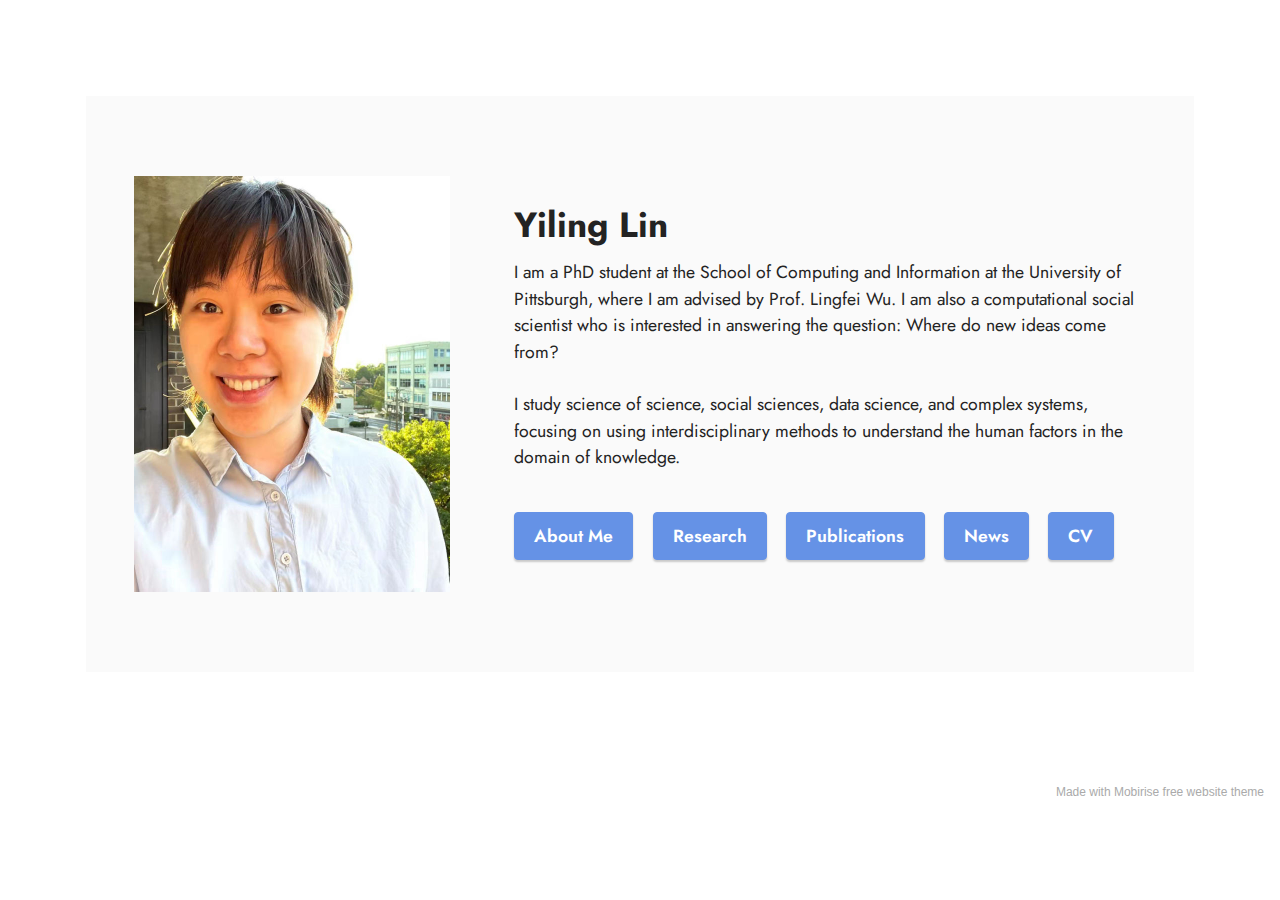
<file: index.html>
<!DOCTYPE html>
<html  >
<head>
  <!-- Site made with Mobirise Website Builder v5.4.1, https://mobirise.com -->
  <meta charset="UTF-8">
  <meta http-equiv="X-UA-Compatible" content="IE=edge">
  <meta name="generator" content="Mobirise v5.4.1, mobirise.com">
  <meta name="viewport" content="width=device-width, initial-scale=1, minimum-scale=1">
  <link rel="shortcut icon" href="assets/images/logo5.png" type="image/x-icon">
  <meta name="description" content="">
  
  
  <title>Home</title>
  <link rel="stylesheet" href="assets/bootstrap/css/bootstrap.min.css">
  <link rel="stylesheet" href="assets/bootstrap/css/bootstrap-grid.min.css">
  <link rel="stylesheet" href="assets/bootstrap/css/bootstrap-reboot.min.css">
  <link rel="stylesheet" href="assets/theme/css/style.css">
  <link rel="preload" href="https://fonts.googleapis.com/css?family=Jost:100,200,300,400,500,600,700,800,900,100i,200i,300i,400i,500i,600i,700i,800i,900i&display=swap" as="style" onload="this.onload=null;this.rel='stylesheet'">
  <noscript><link rel="stylesheet" href="https://fonts.googleapis.com/css?family=Jost:100,200,300,400,500,600,700,800,900,100i,200i,300i,400i,500i,600i,700i,800i,900i&display=swap"></noscript>
  <link rel="preload" as="style" href="assets/mobirise/css/mbr-additional.css"><link rel="stylesheet" href="assets/mobirise/css/mbr-additional.css" type="text/css">
  
  
  
  
</head>
<body>
  
  <section data-bs-version="5.1" class="features16 cid-sK4haHyXqP" id="features17-y">
    

    
    <div class="container">
        <div class="content-wrapper">
            <div class="row align-items-center">
                <div class="col-12 col-lg-4">
                    <div class="image-wrapper">
                        <img src="assets/images/wechatimg2584-632x832.jpg" alt="Mobirise">
                    </div>
                </div>
                <div class="col-12 col-lg">
                    <div class="text-wrapper">
                        <h6 class="card-title mbr-fonts-style display-5"><strong>Yiling Lin</strong></h6>
                        <p class="mbr-text mbr-fonts-style mb-4 display-4">I am a PhD student at the School of Computing and Information at the University of Pittsburgh, where I am advised by Prof. Lingfei Wu. I am also a computational social scientist who is interested in answering the question: Where do new ideas come from? <br><br>I study science of science, social sciences, data science, and complex systems, focusing on using interdisciplinary methods to understand the human factors in the domain of knowledge.</p>
                        <div class="mbr-section-btn mt-3"><a class="btn btn-primary display-4" href="index.html">About Me</a> <a class="btn btn-primary display-4" href="page2.html">Research</a> <a class="btn btn-primary display-4" href="page4.html">Publications</a> <a class="btn btn-primary display-4" href="page3.html">News</a> <a class="btn btn-primary display-4" href="assets/files/Yiling_s_resume-12.pdf">CV</a></div>
                    </div>
                </div>
            </div>
        </div>
    </div>
</section><section style="background-color: #fff; font-family: -apple-system, BlinkMacSystemFont, 'Segoe UI', 'Roboto', 'Helvetica Neue', Arial, sans-serif; color:#aaa; font-size:12px; padding: 0; align-items: center; display: flex;"><a href="https://mobirise.site/z" style="flex: 1 1; height: 3rem; padding-left: 1rem;"></a><p style="flex: 0 0 auto; margin:0; padding-right:1rem;"><a href="https://mobirise.site/t" style="color:#aaa;">Made</a> with Mobirise free website theme</p></section><script src="assets/bootstrap/js/bootstrap.bundle.min.js"></script>  <script src="assets/smoothscroll/smooth-scroll.js"></script>  <script src="assets/ytplayer/index.js"></script>  <script src="assets/theme/js/script.js"></script>  
  
  
</body>
</html>
</file>
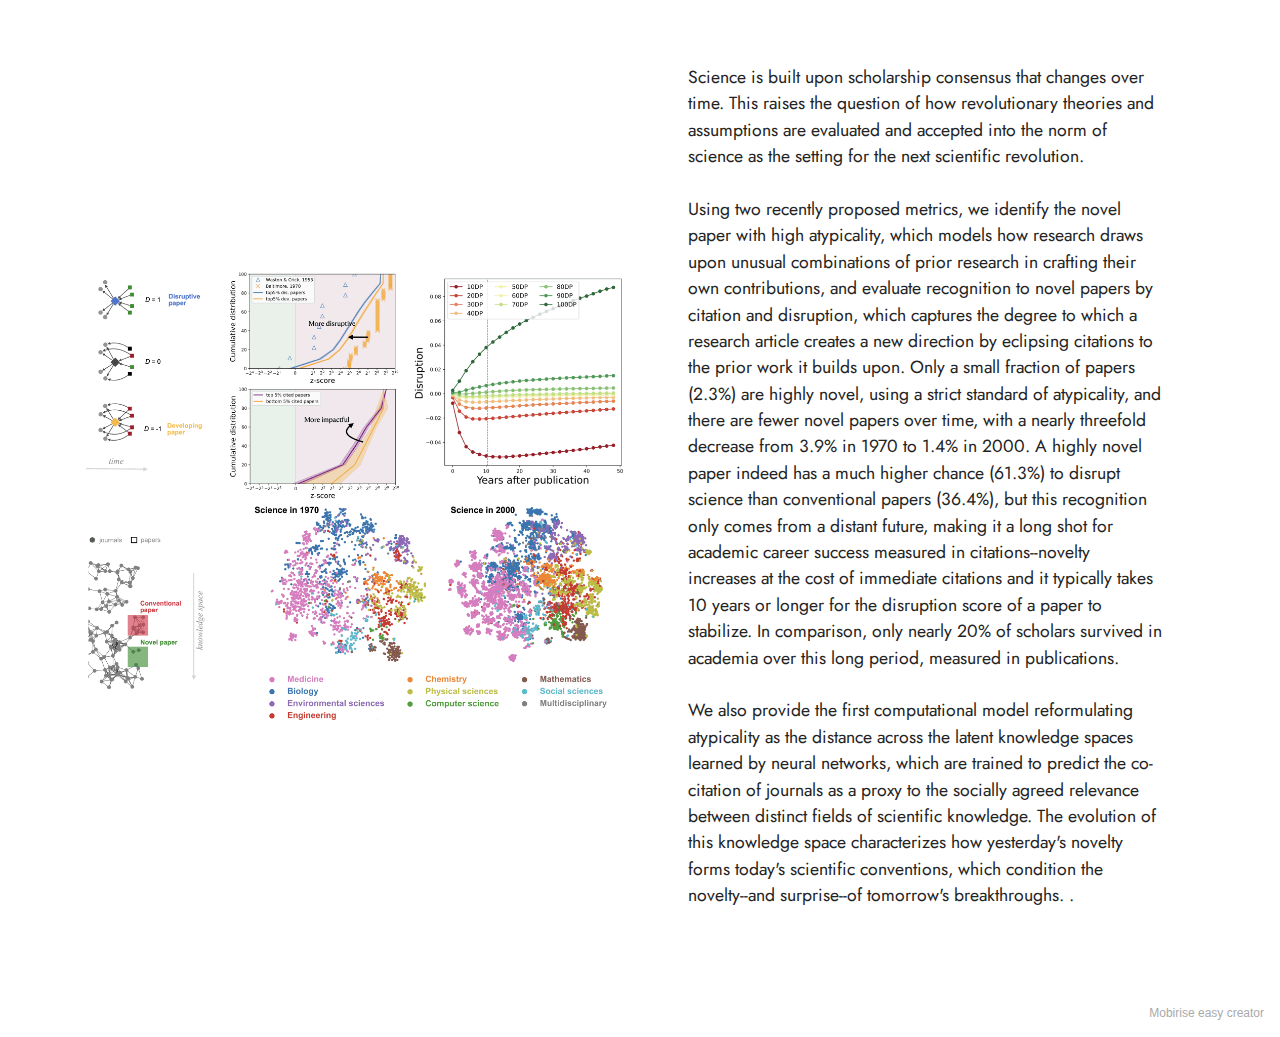
<file: page1.html>
<!DOCTYPE html>
<html  >
<head>
  <!-- Site made with Mobirise Website Builder v5.4.1, https://mobirise.com -->
  <meta charset="UTF-8">
  <meta http-equiv="X-UA-Compatible" content="IE=edge">
  <meta name="generator" content="Mobirise v5.4.1, mobirise.com">
  <meta name="viewport" content="width=device-width, initial-scale=1, minimum-scale=1">
  <link rel="shortcut icon" href="assets/images/logo5.png" type="image/x-icon">
  <meta name="description" content="">
  
  
  <title>research 1</title>
  <link rel="stylesheet" href="assets/bootstrap/css/bootstrap.min.css">
  <link rel="stylesheet" href="assets/bootstrap/css/bootstrap-grid.min.css">
  <link rel="stylesheet" href="assets/bootstrap/css/bootstrap-reboot.min.css">
  <link rel="stylesheet" href="assets/theme/css/style.css">
  <link rel="preload" href="https://fonts.googleapis.com/css?family=Jost:100,200,300,400,500,600,700,800,900,100i,200i,300i,400i,500i,600i,700i,800i,900i&display=swap" as="style" onload="this.onload=null;this.rel='stylesheet'">
  <noscript><link rel="stylesheet" href="https://fonts.googleapis.com/css?family=Jost:100,200,300,400,500,600,700,800,900,100i,200i,300i,400i,500i,600i,700i,800i,900i&display=swap"></noscript>
  <link rel="preload" as="style" href="assets/mobirise/css/mbr-additional.css"><link rel="stylesheet" href="assets/mobirise/css/mbr-additional.css" type="text/css">
  
  
  
  
</head>
<body>
  
  <section data-bs-version="5.1" class="image1 cid-sHP4jUs3po" id="image1-o">
    

    

    <div class="container">
        <div class="row align-items-center">
            <div class="col-12 col-lg-6">
                <div class="image-wrapper">
                    <img src="assets/images/allinone-1-1076x928.png" alt="Mobirise">
                    
                </div>
            </div>
            <div class="col-12 col-lg">
                <div class="text-wrapper">
                    
                    <p class="mbr-text mbr-fonts-style display-4">Science is built upon scholarship consensus that changes over time. This raises the question of how revolutionary theories and assumptions are evaluated and accepted into the norm of science as the setting for the next scientific revolution.<br><br>Using two recently proposed metrics, we identify the novel paper with high atypicality, which models how research draws upon unusual combinations of prior research in crafting their own contributions, and evaluate recognition to novel papers by citation and disruption, which captures the degree to which a research article creates a new direction by eclipsing citations to the prior work it builds upon. Only a small fraction of papers (2.3%) are highly novel, using a strict standard of atypicality, and there are fewer novel papers over time, with a nearly threefold decrease from 3.9% in 1970 to 1.4% in 2000.  A highly novel paper indeed has a much higher chance (61.3%) to disrupt science than conventional papers (36.4%), but this recognition only comes from a distant future, making it a long shot for academic career success measured in citations--novelty increases at the cost of immediate citations and it typically takes 10 years or longer for the disruption score of a paper to stabilize. In comparison, only nearly 20% of scholars survived in academia over this long period, measured in publications. <br><br>We also provide the first computational model reformulating atypicality as the distance across the latent knowledge spaces learned by neural networks, which are trained to predict the co-citation of journals as a proxy to the socially agreed relevance between distinct fields of scientific knowledge. The evolution of this knowledge space characterizes how yesterday's novelty forms today's scientific conventions, which condition the novelty--and surprise--of tomorrow's breakthroughs. .</p>
                </div>
            </div>
        </div>
    </div>
</section><section style="background-color: #fff; font-family: -apple-system, BlinkMacSystemFont, 'Segoe UI', 'Roboto', 'Helvetica Neue', Arial, sans-serif; color:#aaa; font-size:12px; padding: 0; align-items: center; display: flex;"><a href="https://mobirise.site/j" style="flex: 1 1; height: 3rem; padding-left: 1rem;"></a><p style="flex: 0 0 auto; margin:0; padding-right:1rem;"><a href="https://mobirise.site" style="color:#aaa;">Mobirise</a> easy creator</p></section><script src="assets/bootstrap/js/bootstrap.bundle.min.js"></script>  <script src="assets/smoothscroll/smooth-scroll.js"></script>  <script src="assets/ytplayer/index.js"></script>  <script src="assets/theme/js/script.js"></script>  
  
  
</body>
</html>
</file>
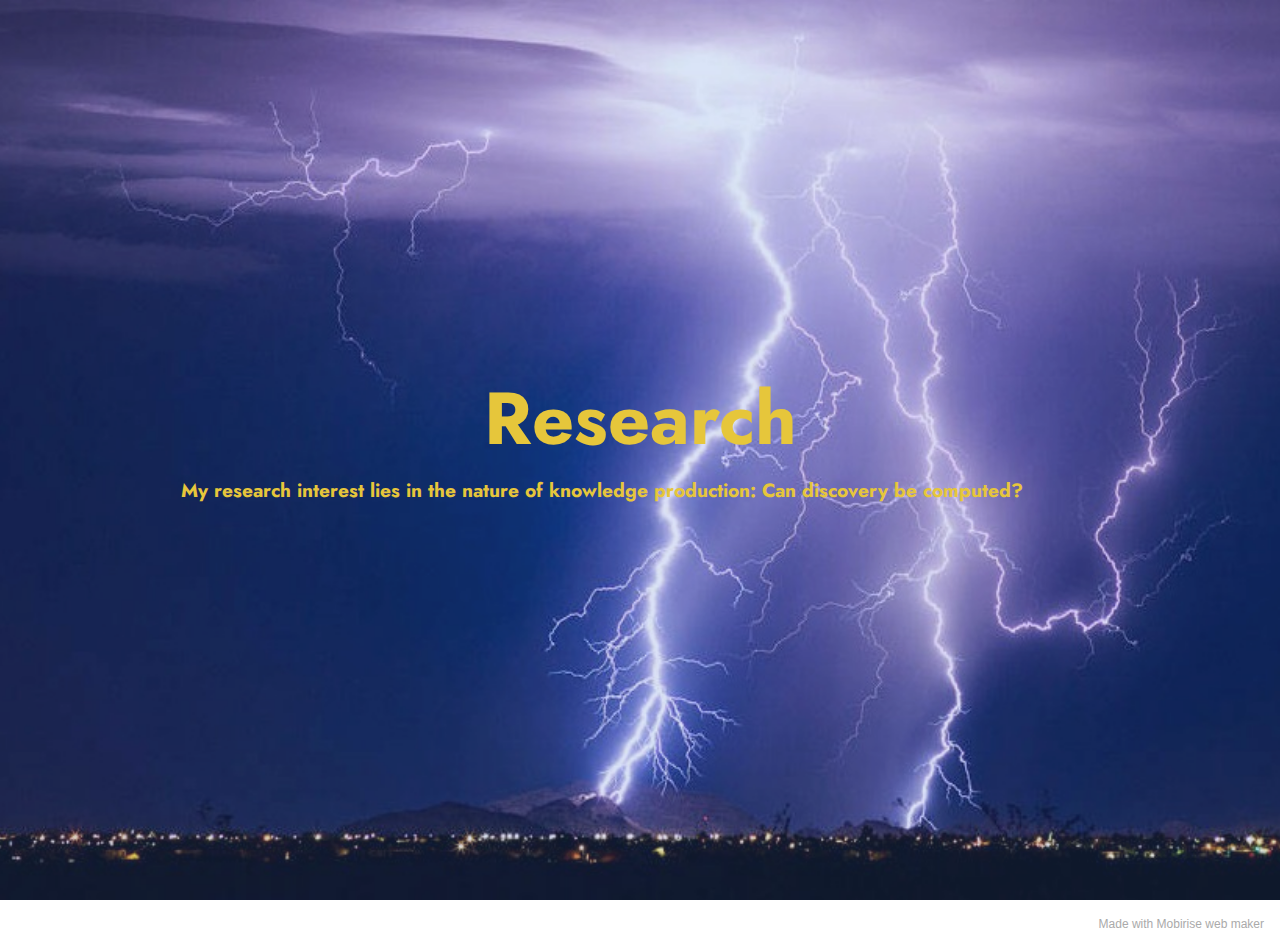
<file: page2.html>
<!DOCTYPE html>
<html  >
<head>
  <!-- Site made with Mobirise Website Builder v5.4.1, https://mobirise.com -->
  <meta charset="UTF-8">
  <meta http-equiv="X-UA-Compatible" content="IE=edge">
  <meta name="generator" content="Mobirise v5.4.1, mobirise.com">
  <meta name="viewport" content="width=device-width, initial-scale=1, minimum-scale=1">
  <link rel="shortcut icon" href="assets/images/logo5.png" type="image/x-icon">
  <meta name="description" content="">
  
  
  <title>Research</title>
  <link rel="stylesheet" href="assets/bootstrap/css/bootstrap.min.css">
  <link rel="stylesheet" href="assets/bootstrap/css/bootstrap-grid.min.css">
  <link rel="stylesheet" href="assets/bootstrap/css/bootstrap-reboot.min.css">
  <link rel="stylesheet" href="assets/theme/css/style.css">
  <link rel="preload" href="https://fonts.googleapis.com/css?family=Jost:100,200,300,400,500,600,700,800,900,100i,200i,300i,400i,500i,600i,700i,800i,900i&display=swap" as="style" onload="this.onload=null;this.rel='stylesheet'">
  <noscript><link rel="stylesheet" href="https://fonts.googleapis.com/css?family=Jost:100,200,300,400,500,600,700,800,900,100i,200i,300i,400i,500i,600i,700i,800i,900i&display=swap"></noscript>
  <link rel="preload" as="style" href="assets/mobirise/css/mbr-additional.css"><link rel="stylesheet" href="assets/mobirise/css/mbr-additional.css" type="text/css">
  
  
  
  
</head>
<body>
  
  <section data-bs-version="5.1" class="header18 cid-sIXgaRBSRT mbr-fullscreen" id="header18-s">

    

    <div class="mbr-overlay" style="opacity: 0.2; background-color: rgb(68, 121, 217);"></div>

    <div class="align-center container">
        <div class="row justify-content-center">
            <div class="col-12 col-lg-10">
                <h1 class="mbr-section-title mbr-fonts-style mbr-white mb-3 display-1"><strong>Research</strong></h1>
                
                <p class="mbr-text mbr-fonts-style mbr-white display-7"><strong>
                    My research interest lies in the nature of knowledge production:&nbsp;</strong><strong>Can discovery be computed?&nbsp;</strong></p>
                
            </div>
        </div>
    </div>
</section><section style="background-color: #fff; font-family: -apple-system, BlinkMacSystemFont, 'Segoe UI', 'Roboto', 'Helvetica Neue', Arial, sans-serif; color:#aaa; font-size:12px; padding: 0; align-items: center; display: flex;"><a href="https://mobirise.site/y" style="flex: 1 1; height: 3rem; padding-left: 1rem;"></a><p style="flex: 0 0 auto; margin:0; padding-right:1rem;">Made with Mobirise <a href="https://mobirise.site/j" style="color:#aaa;">web</a> maker</p></section><script src="assets/bootstrap/js/bootstrap.bundle.min.js"></script>  <script src="assets/smoothscroll/smooth-scroll.js"></script>  <script src="assets/ytplayer/index.js"></script>  <script src="assets/theme/js/script.js"></script>  
  
  
</body>
</html>
</file>
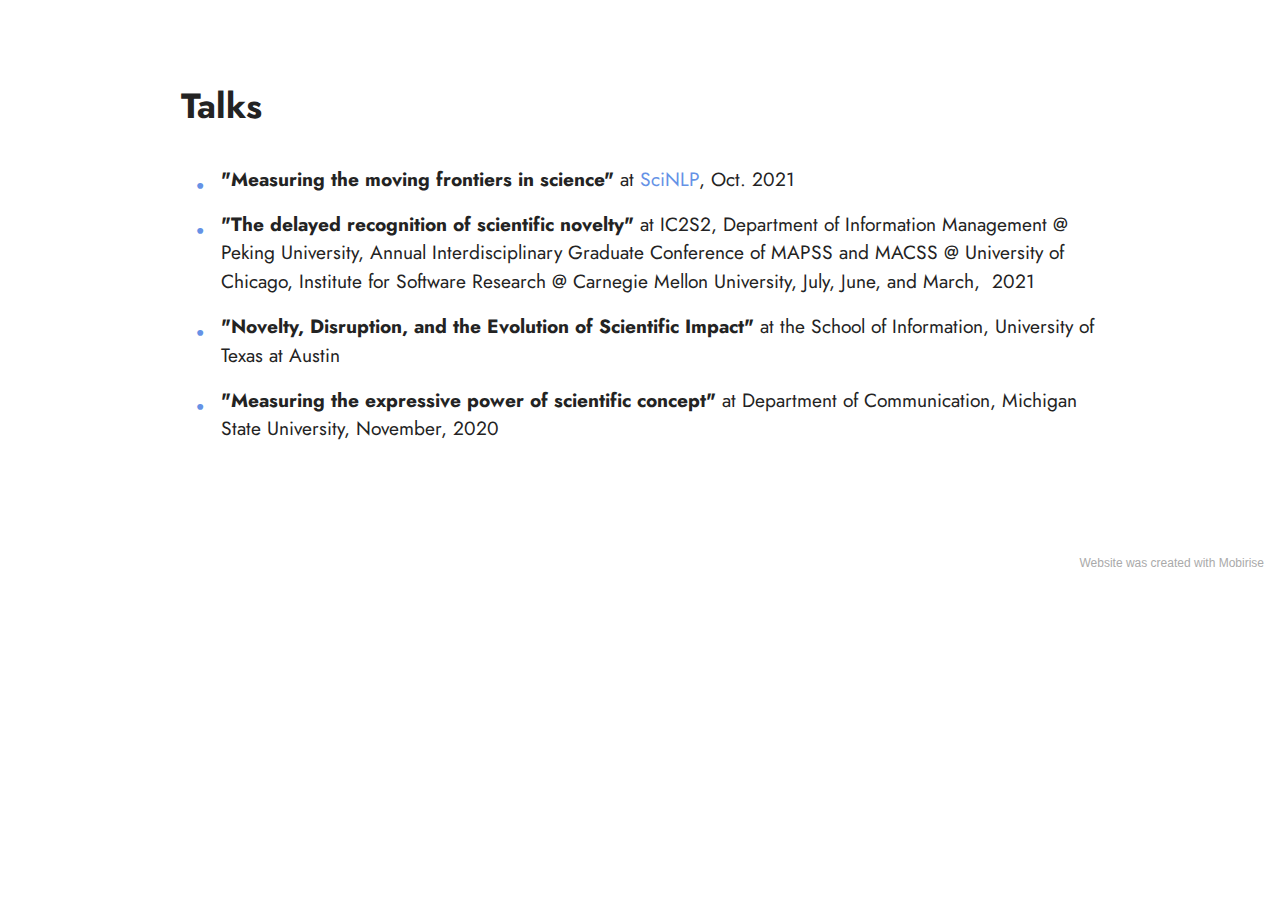
<file: page3.html>
<!DOCTYPE html>
<html  >
<head>
  <!-- Site made with Mobirise Website Builder v5.4.1, https://mobirise.com -->
  <meta charset="UTF-8">
  <meta http-equiv="X-UA-Compatible" content="IE=edge">
  <meta name="generator" content="Mobirise v5.4.1, mobirise.com">
  <meta name="viewport" content="width=device-width, initial-scale=1, minimum-scale=1">
  <link rel="shortcut icon" href="assets/images/logo5.png" type="image/x-icon">
  <meta name="description" content="">
  
  
  <title>Talks</title>
  <link rel="stylesheet" href="assets/bootstrap/css/bootstrap.min.css">
  <link rel="stylesheet" href="assets/bootstrap/css/bootstrap-grid.min.css">
  <link rel="stylesheet" href="assets/bootstrap/css/bootstrap-reboot.min.css">
  <link rel="stylesheet" href="assets/theme/css/style.css">
  <link rel="preload" href="https://fonts.googleapis.com/css?family=Jost:100,200,300,400,500,600,700,800,900,100i,200i,300i,400i,500i,600i,700i,800i,900i&display=swap" as="style" onload="this.onload=null;this.rel='stylesheet'">
  <noscript><link rel="stylesheet" href="https://fonts.googleapis.com/css?family=Jost:100,200,300,400,500,600,700,800,900,100i,200i,300i,400i,500i,600i,700i,800i,900i&display=swap"></noscript>
  <link rel="preload" as="style" href="assets/mobirise/css/mbr-additional.css"><link rel="stylesheet" href="assets/mobirise/css/mbr-additional.css" type="text/css">
  
  
  
  
</head>
<body>
  
  <section data-bs-version="5.1" class="content14 cid-sIXjGyiwjg" id="content14-u">
    
    
    
    <div class="container">
        <div class="row justify-content-center">
            <div class="col-md-12 col-lg-10">
                    <h3 class="mbr-section-title mbr-fonts-style mb-4 display-5">
                        <strong>Talks</strong></h3>
                <ul class="list mbr-fonts-style display-7">
                    <li><strong>"Measuring the moving frontiers in science"</strong><em>&nbsp;</em>at <a href="https://scinlp.org/" class="text-primary" target="_blank" style="">SciNLP</a>, Oct. 2021<br></li>
                    <li><strong>"The delayed recognition of scientific novelty" </strong>at<strong>&nbsp;</strong><span style="font-size: 1.2rem;">IC2S2, Department of Information Management @ Peking University, Annual Interdisciplinary Graduate Conference of MAPSS and MACSS @ University of Chicago, Institute for Software Research @ Carnegie Mellon University, July, June, and March,&nbsp; 2021</span></li><li><span style="font-size: 1.2rem;"><strong>"Novelty, Disruption, and the Evolution of Scientific Impact" </strong>at the School of Information, University of Texas at Austin</span></li><li><span style="font-size: 1.2rem;"><strong>"Measuring the expressive power of scientific concept" </strong>at Department of Communication, Michigan State University, November, 2020&nbsp;</span></li>
                </ul>
            </div>
        </div>
    </div>
</section><section style="background-color: #fff; font-family: -apple-system, BlinkMacSystemFont, 'Segoe UI', 'Roboto', 'Helvetica Neue', Arial, sans-serif; color:#aaa; font-size:12px; padding: 0; align-items: center; display: flex;"><a href="https://mobirise.site/j" style="flex: 1 1; height: 3rem; padding-left: 1rem;"></a><p style="flex: 0 0 auto; margin:0; padding-right:1rem;">Website was <a href="https://mobirise.site/h" style="color:#aaa;">created with</a> Mobirise</p></section><script src="assets/bootstrap/js/bootstrap.bundle.min.js"></script>  <script src="assets/smoothscroll/smooth-scroll.js"></script>  <script src="assets/ytplayer/index.js"></script>  <script src="assets/theme/js/script.js"></script>  
  
  
</body>
</html>
</file>
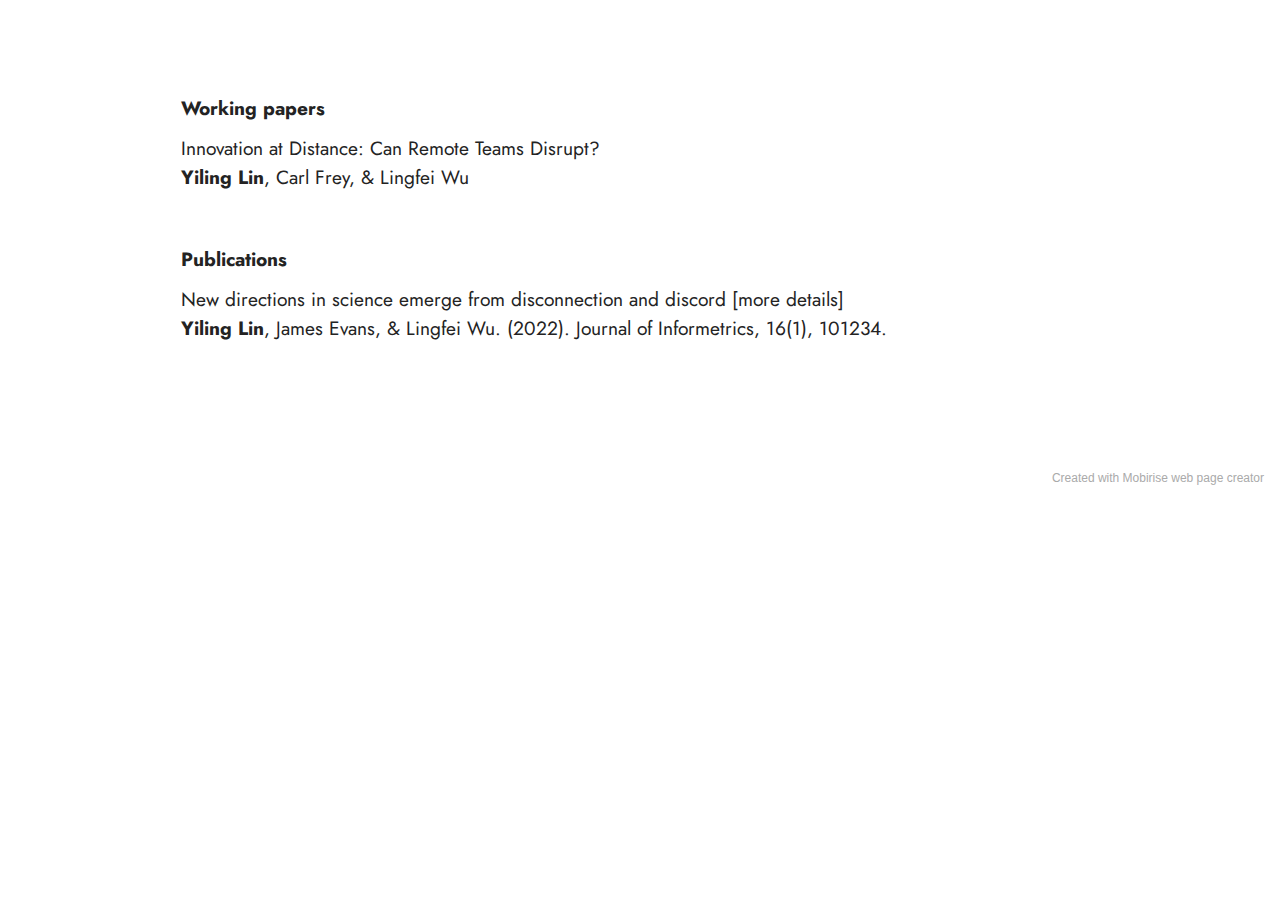
<file: page4.html>
<!DOCTYPE html>
<html  >
<head>
  <!-- Site made with Mobirise Website Builder v5.4.1, https://mobirise.com -->
  <meta charset="UTF-8">
  <meta http-equiv="X-UA-Compatible" content="IE=edge">
  <meta name="generator" content="Mobirise v5.4.1, mobirise.com">
  <meta name="viewport" content="width=device-width, initial-scale=1, minimum-scale=1">
  <link rel="shortcut icon" href="assets/images/logo5.png" type="image/x-icon">
  <meta name="description" content="">
  
  
  <title>PublicationstoBe</title>
  <link rel="stylesheet" href="assets/bootstrap/css/bootstrap.min.css">
  <link rel="stylesheet" href="assets/bootstrap/css/bootstrap-grid.min.css">
  <link rel="stylesheet" href="assets/bootstrap/css/bootstrap-reboot.min.css">
  <link rel="stylesheet" href="assets/theme/css/style.css">
  <link rel="preload" href="https://fonts.googleapis.com/css?family=Jost:100,200,300,400,500,600,700,800,900,100i,200i,300i,400i,500i,600i,700i,800i,900i&display=swap" as="style" onload="this.onload=null;this.rel='stylesheet'">
  <noscript><link rel="stylesheet" href="https://fonts.googleapis.com/css?family=Jost:100,200,300,400,500,600,700,800,900,100i,200i,300i,400i,500i,600i,700i,800i,900i&display=swap"></noscript>
  <link rel="preload" as="style" href="assets/mobirise/css/mbr-additional.css"><link rel="stylesheet" href="assets/mobirise/css/mbr-additional.css" type="text/css">
  
  
  
  
</head>
<body>
  
  <section data-bs-version="5.1" class="content14 cid-sIXigglUqA" id="content14-t">
    
    
    
    <div class="container">
        <div class="row justify-content-center">
            <div class="col-md-12 col-lg-10">
                    <h3 class="mbr-section-title mbr-fonts-style mb-4 display-7"><p><br><strong>Working papers</strong>&nbsp;&nbsp;&nbsp;&nbsp;</p>Innovation at Distance: Can Remote Teams Disrupt?<div><strong>Yiling Lin</strong>, Carl Frey, &amp; Lingfei Wu<br><br><div><br><p><strong>Publications</strong></p></div>New directions in science emerge from disconnection and discord <a href="page1.html" class="text-black text-primary">[more details</a>]<div><strong>Yiling Lin</strong>, James Evans, &amp; Lingfei Wu. (2022). Journal of Informetrics, 16(1), 101234.</div></div></h3>
                <ul class="list mbr-fonts-style display-7"></ul>
            </div>
        </div>
    </div>
</section><section style="background-color: #fff; font-family: -apple-system, BlinkMacSystemFont, 'Segoe UI', 'Roboto', 'Helvetica Neue', Arial, sans-serif; color:#aaa; font-size:12px; padding: 0; align-items: center; display: flex;"><a href="https://mobirise.site/i" style="flex: 1 1; height: 3rem; padding-left: 1rem;"></a><p style="flex: 0 0 auto; margin:0; padding-right:1rem;">Created with Mobirise <a href="https://mobirise.site/j" style="color:#aaa;">web page</a> creator</p></section><script src="assets/bootstrap/js/bootstrap.bundle.min.js"></script>  <script src="assets/smoothscroll/smooth-scroll.js"></script>  <script src="assets/ytplayer/index.js"></script>  <script src="assets/theme/js/script.js"></script>  
  
  
</body>
</html>
</file>
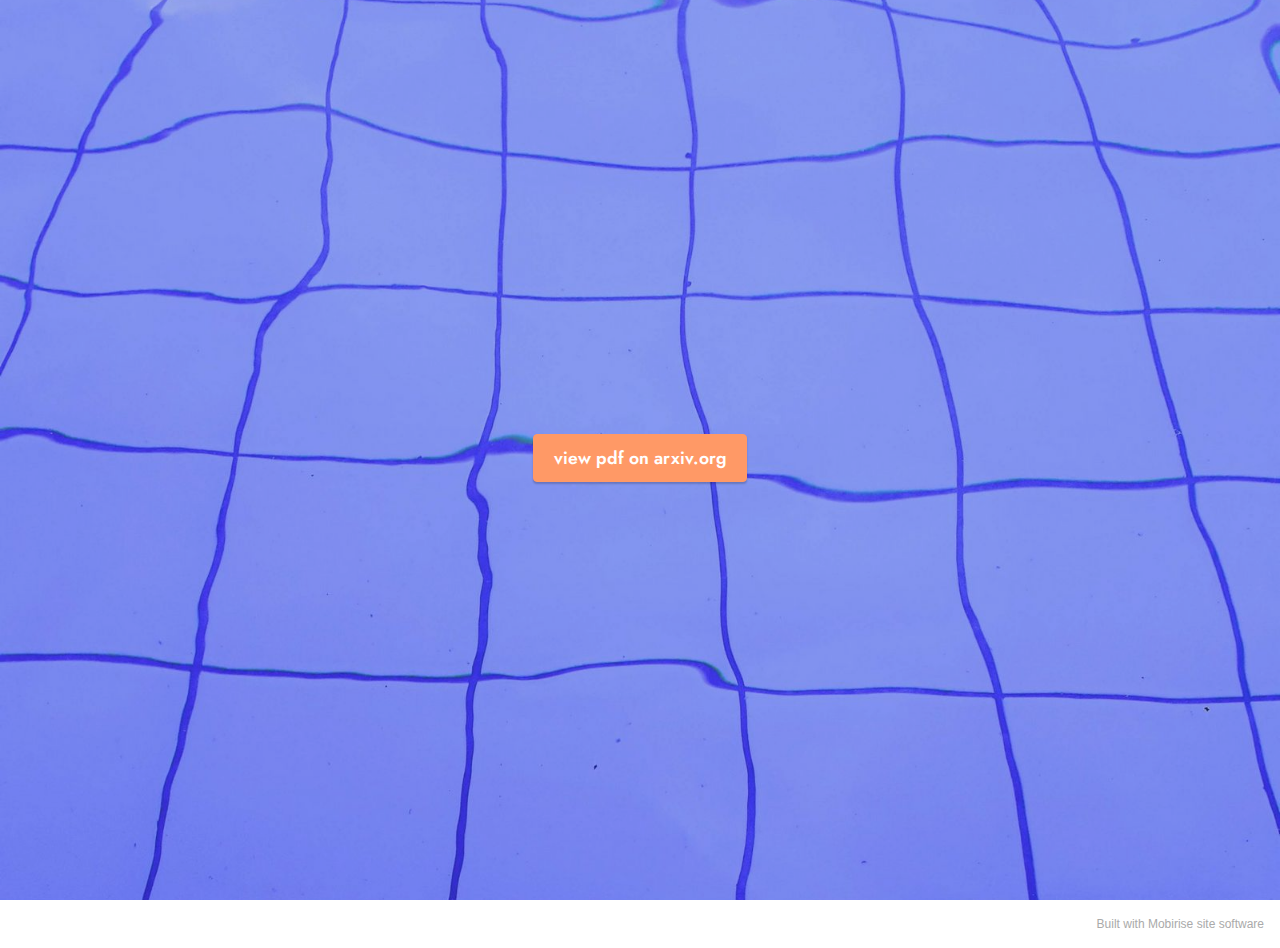
<file: page5.html>
<!DOCTYPE html>
<html  >
<head>
  <!-- Site made with Mobirise Website Builder v5.4.1, https://mobirise.com -->
  <meta charset="UTF-8">
  <meta http-equiv="X-UA-Compatible" content="IE=edge">
  <meta name="generator" content="Mobirise v5.4.1, mobirise.com">
  <meta name="viewport" content="width=device-width, initial-scale=1, minimum-scale=1">
  <link rel="shortcut icon" href="assets/images/logo5.png" type="image/x-icon">
  <meta name="description" content="">
  
  
  <title>remoteteam</title>
  <link rel="stylesheet" href="assets/bootstrap/css/bootstrap.min.css">
  <link rel="stylesheet" href="assets/bootstrap/css/bootstrap-grid.min.css">
  <link rel="stylesheet" href="assets/bootstrap/css/bootstrap-reboot.min.css">
  <link rel="stylesheet" href="assets/theme/css/style.css">
  <link rel="preload" href="https://fonts.googleapis.com/css?family=Jost:100,200,300,400,500,600,700,800,900,100i,200i,300i,400i,500i,600i,700i,800i,900i&display=swap" as="style" onload="this.onload=null;this.rel='stylesheet'">
  <noscript><link rel="stylesheet" href="https://fonts.googleapis.com/css?family=Jost:100,200,300,400,500,600,700,800,900,100i,200i,300i,400i,500i,600i,700i,800i,900i&display=swap"></noscript>
  <link rel="preload" as="style" href="assets/mobirise/css/mbr-additional.css"><link rel="stylesheet" href="assets/mobirise/css/mbr-additional.css" type="text/css">
  
  
  
  
</head>
<body>
  
  <section data-bs-version="5.1" class="header6 cid-t7T5ZBcPwJ mbr-fullscreen" id="header6-12">

    

    <div class="mbr-overlay" style="opacity: 0.2; background-color: rgb(68, 121, 217);"></div>

    <div class="align-center container">
        <div class="row justify-content-center">
            <div class="col-12 col-lg-10">
                <h1 class="mbr-section-title mbr-fonts-style mbr-white mb-3 display-1"></h1>
                
                <p class="mbr-text mbr-white mbr-fonts-style display-7"></p>
                <div class="mbr-section-btn mt-3"><a class="btn btn-danger display-4" href="https://arxiv.org/abs/2206.01878">view pdf on arxiv.org</a></div>
            </div>
        </div>
    </div>
</section><section style="background-color: #fff; font-family: -apple-system, BlinkMacSystemFont, 'Segoe UI', 'Roboto', 'Helvetica Neue', Arial, sans-serif; color:#aaa; font-size:12px; padding: 0; align-items: center; display: flex;"><a href="https://mobirise.site/k" style="flex: 1 1; height: 3rem; padding-left: 1rem;"></a><p style="flex: 0 0 auto; margin:0; padding-right:1rem;">Built with Mobirise <a href="https://mobirise.site/j" style="color:#aaa;">site</a> software</p></section><script src="assets/bootstrap/js/bootstrap.bundle.min.js"></script>  <script src="assets/smoothscroll/smooth-scroll.js"></script>  <script src="assets/ytplayer/index.js"></script>  <script src="assets/theme/js/script.js"></script>  
  
  
</body>
</html>
</file>
<file: assets/theme/css/style.css>
@charset "UTF-8";
section {
  background-color: #ffffff;
}

body {
  font-style: normal;
  line-height: 1.5;
  font-weight: 400;
  color: #232323;
  position: relative;
}

button {
  background-color: transparent;
  border-color: transparent;
}

section,
.container,
.container-fluid {
  position: relative;
  word-wrap: break-word;
}

a.mbr-iconfont:hover {
  text-decoration: none;
}

.article .lead p,
.article .lead ul,
.article .lead ol,
.article .lead pre,
.article .lead blockquote {
  margin-bottom: 0;
}

a {
  font-style: normal;
  font-weight: 400;
  cursor: pointer;
}
a, a:hover {
  text-decoration: none;
}

.mbr-section-title {
  font-style: normal;
  line-height: 1.3;
}

.mbr-section-subtitle {
  line-height: 1.3;
}

.mbr-text {
  font-style: normal;
  line-height: 1.7;
}

h1,
h2,
h3,
h4,
h5,
h6,
.display-1,
.display-2,
.display-4,
.display-5,
.display-7,
span,
p,
a {
  line-height: 1;
  word-break: break-word;
  word-wrap: break-word;
  font-weight: 400;
}

b,
strong {
  font-weight: bold;
}

input:-webkit-autofill, input:-webkit-autofill:hover, input:-webkit-autofill:focus, input:-webkit-autofill:active {
  transition-delay: 9999s;
  -webkit-transition-property: background-color, color;
  transition-property: background-color, color;
}

textarea[type=hidden] {
  display: none;
}

section {
  background-position: 50% 50%;
  background-repeat: no-repeat;
  background-size: cover;
}
section .mbr-background-video,
section .mbr-background-video-preview {
  position: absolute;
  bottom: 0;
  left: 0;
  right: 0;
  top: 0;
}

.hidden {
  visibility: hidden;
}

.mbr-z-index20 {
  z-index: 20;
}

/*! Base colors */
.mbr-white {
  color: #ffffff;
}

.mbr-black {
  color: #111111;
}

.mbr-bg-white {
  background-color: #ffffff;
}

.mbr-bg-black {
  background-color: #000000;
}

/*! Text-aligns */
.align-left {
  text-align: left;
}

.align-center {
  text-align: center;
}

.align-right {
  text-align: right;
}

/*! Font-weight  */
.mbr-light {
  font-weight: 300;
}

.mbr-regular {
  font-weight: 400;
}

.mbr-semibold {
  font-weight: 500;
}

.mbr-bold {
  font-weight: 700;
}

/*! Media  */
.media-content {
  flex-basis: 100%;
}

.media-container-row {
  display: flex;
  flex-direction: row;
  flex-wrap: wrap;
  justify-content: center;
  align-content: center;
  align-items: start;
}
.media-container-row .media-size-item {
  width: 400px;
}

.media-container-column {
  display: flex;
  flex-direction: column;
  flex-wrap: wrap;
  justify-content: center;
  align-content: center;
  align-items: stretch;
}
.media-container-column > * {
  width: 100%;
}

@media (min-width: 992px) {
  .media-container-row {
    flex-wrap: nowrap;
  }
}
figure {
  margin-bottom: 0;
  overflow: hidden;
}

figure[mbr-media-size] {
  transition: width 0.1s;
}

img,
iframe {
  display: block;
  width: 100%;
}

.card {
  background-color: transparent;
  border: none;
}

.card-box {
  width: 100%;
}

.card-img {
  text-align: center;
  flex-shrink: 0;
  -webkit-flex-shrink: 0;
}

.media {
  max-width: 100%;
  margin: 0 auto;
}

.mbr-figure {
  align-self: center;
}

.media-container > div {
  max-width: 100%;
}

.mbr-figure img,
.card-img img {
  width: 100%;
}

@media (max-width: 991px) {
  .media-size-item {
    width: auto !important;
  }

  .media {
    width: auto;
  }

  .mbr-figure {
    width: 100% !important;
  }
}
/*! Buttons */
.mbr-section-btn {
  margin-left: -0.6rem;
  margin-right: -0.6rem;
  font-size: 0;
}

.btn {
  font-weight: 600;
  border-width: 1px;
  font-style: normal;
  margin: 0.6rem 0.6rem;
  white-space: normal;
  transition: all 0.2s ease-in-out;
  display: inline-flex;
  align-items: center;
  justify-content: center;
  word-break: break-word;
}

.btn-sm {
  font-weight: 600;
  letter-spacing: 0px;
  transition: all 0.3s ease-in-out;
}

.btn-md {
  font-weight: 600;
  letter-spacing: 0px;
  transition: all 0.3s ease-in-out;
}

.btn-lg {
  font-weight: 600;
  letter-spacing: 0px;
  transition: all 0.3s ease-in-out;
}

.btn-form {
  margin: 0;
}
.btn-form:hover {
  cursor: pointer;
}

nav .mbr-section-btn {
  margin-left: 0rem;
  margin-right: 0rem;
}

/*! Btn icon margin */
.btn .mbr-iconfont,
.btn.btn-sm .mbr-iconfont {
  order: 1;
  cursor: pointer;
  margin-left: 0.5rem;
  vertical-align: sub;
}

.btn.btn-md .mbr-iconfont,
.btn.btn-md .mbr-iconfont {
  margin-left: 0.8rem;
}

.mbr-regular {
  font-weight: 400;
}

.mbr-semibold {
  font-weight: 500;
}

.mbr-bold {
  font-weight: 700;
}

[type=submit] {
  -webkit-appearance: none;
}

/*! Full-screen */
.mbr-fullscreen .mbr-overlay {
  min-height: 100vh;
}

.mbr-fullscreen {
  display: flex;
  display: -moz-flex;
  display: -ms-flex;
  display: -o-flex;
  align-items: center;
  min-height: 100vh;
  padding-top: 3rem;
  padding-bottom: 3rem;
}

/*! Map */
.map {
  height: 25rem;
  position: relative;
}
.map iframe {
  width: 100%;
  height: 100%;
}

/*! Scroll to top arrow */
.mbr-arrow-up {
  bottom: 25px;
  right: 90px;
  position: fixed;
  text-align: right;
  z-index: 5000;
  color: #ffffff;
  font-size: 22px;
}

.mbr-arrow-up a {
  background: rgba(0, 0, 0, 0.2);
  border-radius: 50%;
  color: #fff;
  display: inline-block;
  height: 60px;
  width: 60px;
  border: 2px solid #fff;
  outline-style: none !important;
  position: relative;
  text-decoration: none;
  transition: all 0.3s ease-in-out;
  cursor: pointer;
  text-align: center;
}
.mbr-arrow-up a:hover {
  background-color: rgba(0, 0, 0, 0.4);
}
.mbr-arrow-up a i {
  line-height: 60px;
}

.mbr-arrow-up-icon {
  display: block;
  color: #fff;
}

.mbr-arrow-up-icon::before {
  content: "›";
  display: inline-block;
  font-family: serif;
  font-size: 22px;
  line-height: 1;
  font-style: normal;
  position: relative;
  top: 6px;
  left: -4px;
  transform: rotate(-90deg);
}

/*! Arrow Down */
.mbr-arrow {
  position: absolute;
  bottom: 45px;
  left: 50%;
  width: 60px;
  height: 60px;
  cursor: pointer;
  background-color: rgba(80, 80, 80, 0.5);
  border-radius: 50%;
  transform: translateX(-50%);
}
@media (max-width: 767px) {
  .mbr-arrow {
    display: none;
  }
}
.mbr-arrow > a {
  display: inline-block;
  text-decoration: none;
  outline-style: none;
  -webkit-animation: arrowdown 1.7s ease-in-out infinite;
          animation: arrowdown 1.7s ease-in-out infinite;
  color: #ffffff;
}
.mbr-arrow > a > i {
  position: absolute;
  top: -2px;
  left: 15px;
  font-size: 2rem;
}

#scrollToTop a i::before {
  content: "";
  position: absolute;
  display: block;
  border-bottom: 2.5px solid #fff;
  border-left: 2.5px solid #fff;
  width: 27.8%;
  height: 27.8%;
  left: 50%;
  top: 51%;
  transform: translateY(-30%) translateX(-50%) rotate(135deg);
}

@keyframes arrowdown {
  0% {
    transform: translateY(0px);
  }
  50% {
    transform: translateY(-5px);
  }
  100% {
    transform: translateY(0px);
  }
}
@-webkit-keyframes arrowdown {
  0% {
    transform: translateY(0px);
  }
  50% {
    transform: translateY(-5px);
  }
  100% {
    transform: translateY(0px);
  }
}
@media (max-width: 500px) {
  .mbr-arrow-up {
    left: 0;
    right: 0;
    text-align: center;
  }
}
/*Gradients animation*/
@keyframes gradient-animation {
  from {
    background-position: 0% 100%;
    -webkit-animation-timing-function: ease-in-out;
            animation-timing-function: ease-in-out;
  }
  to {
    background-position: 100% 0%;
    -webkit-animation-timing-function: ease-in-out;
            animation-timing-function: ease-in-out;
  }
}
@-webkit-keyframes gradient-animation {
  from {
    background-position: 0% 100%;
    -webkit-animation-timing-function: ease-in-out;
            animation-timing-function: ease-in-out;
  }
  to {
    background-position: 100% 0%;
    -webkit-animation-timing-function: ease-in-out;
            animation-timing-function: ease-in-out;
  }
}
.bg-gradient {
  background-size: 200% 200%;
  animation: gradient-animation 5s infinite alternate;
  -webkit-animation: gradient-animation 5s infinite alternate;
}

.menu .navbar-brand {
  display: -webkit-flex;
}
.menu .navbar-brand span {
  display: flex;
  display: -webkit-flex;
}
.menu .navbar-brand .navbar-caption-wrap {
  display: -webkit-flex;
}
.menu .navbar-brand .navbar-logo img {
  display: -webkit-flex;
  width: auto;
}
@media (min-width: 768px) and (max-width: 991px) {
  .menu .navbar-toggleable-sm .navbar-nav {
    display: -ms-flexbox;
  }
}
@media (max-width: 991px) {
  .menu .navbar-collapse {
    max-height: 93.5vh;
  }
  .menu .navbar-collapse.show {
    overflow: auto;
  }
}
@media (min-width: 992px) {
  .menu .navbar-nav.nav-dropdown {
    display: -webkit-flex;
  }
  .menu .navbar-toggleable-sm .navbar-collapse {
    display: -webkit-flex !important;
  }
  .menu .collapsed .navbar-collapse {
    max-height: 93.5vh;
  }
  .menu .collapsed .navbar-collapse.show {
    overflow: auto;
  }
}
@media (max-width: 767px) {
  .menu .navbar-collapse {
    max-height: 80vh;
  }
}

.nav-link .mbr-iconfont {
  margin-right: 0.5rem;
}

.navbar {
  display: -webkit-flex;
  -webkit-flex-wrap: wrap;
  -webkit-align-items: center;
  -webkit-justify-content: space-between;
}

.navbar-collapse {
  -webkit-flex-basis: 100%;
  -webkit-flex-grow: 1;
  -webkit-align-items: center;
}

.nav-dropdown .link {
  padding: 0.667em 1.667em !important;
  margin: 0 !important;
}

.nav {
  display: -webkit-flex;
  -webkit-flex-wrap: wrap;
}

.row {
  display: -webkit-flex;
  -webkit-flex-wrap: wrap;
}

.justify-content-center {
  -webkit-justify-content: center;
}

.form-inline {
  display: -webkit-flex;
}

.card-wrapper {
  -webkit-flex: 1;
}

.carousel-control {
  z-index: 10;
  display: -webkit-flex;
}

.carousel-controls {
  display: -webkit-flex;
}

.media {
  display: -webkit-flex;
}

.form-group:focus {
  outline: none;
}

.jq-selectbox__select {
  padding: 7px 0;
  position: relative;
}

.jq-selectbox__dropdown {
  overflow: hidden;
  border-radius: 10px;
  position: absolute;
  top: 100%;
  left: 0 !important;
  width: 100% !important;
}

.jq-selectbox__trigger-arrow {
  right: 0;
  transform: translateY(-50%);
}

.jq-selectbox li {
  padding: 1.07em 0.5em;
}

input[type=range] {
  padding-left: 0 !important;
  padding-right: 0 !important;
}

.modal-dialog,
.modal-content {
  height: 100%;
}

.modal-dialog .carousel-inner {
  height: calc(100vh - 1.75rem);
}
@media (max-width: 575px) {
  .modal-dialog .carousel-inner {
    height: calc(100vh - 1rem);
  }
}

.carousel-item {
  text-align: center;
}

.carousel-item img {
  margin: auto;
}

.navbar-toggler {
  align-self: flex-start;
  padding: 0.25rem 0.75rem;
  font-size: 1.25rem;
  line-height: 1;
  background: transparent;
  border: 1px solid transparent;
  border-radius: 0.25rem;
}

.navbar-toggler:focus,
.navbar-toggler:hover {
  text-decoration: none;
  box-shadow: none;
}

.navbar-toggler-icon {
  display: inline-block;
  width: 1.5em;
  height: 1.5em;
  vertical-align: middle;
  content: "";
  background: no-repeat center center;
  background-size: 100% 100%;
}

.navbar-toggler-left {
  position: absolute;
  left: 1rem;
}

.navbar-toggler-right {
  position: absolute;
  right: 1rem;
}

.card-img {
  width: auto;
}

.menu .navbar.collapsed:not(.beta-menu) {
  flex-direction: column;
}

.carousel-item.active,
.carousel-item-next,
.carousel-item-prev {
  display: flex;
}

.note-air-layout .dropup .dropdown-menu,
.note-air-layout .navbar-fixed-bottom .dropdown .dropdown-menu {
  bottom: initial !important;
}

html,
body {
  height: auto;
  min-height: 100vh;
}

.dropup .dropdown-toggle::after {
  display: none;
}

.form-asterisk {
  font-family: initial;
  position: absolute;
  top: -2px;
  font-weight: normal;
}

.form-control-label {
  position: relative;
  cursor: pointer;
  margin-bottom: 0.357em;
  padding: 0;
}

.alert {
  color: #ffffff;
  border-radius: 0;
  border: 0;
  font-size: 1.1rem;
  line-height: 1.5;
  margin-bottom: 1.875rem;
  padding: 1.25rem;
  position: relative;
  text-align: center;
}
.alert.alert-form::after {
  background-color: inherit;
  bottom: -7px;
  content: "";
  display: block;
  height: 14px;
  left: 50%;
  margin-left: -7px;
  position: absolute;
  transform: rotate(45deg);
  width: 14px;
}

.form-control {
  background-color: #ffffff;
  background-clip: border-box;
  color: #232323;
  line-height: 1rem !important;
  height: auto;
  padding: 0.6rem 1.2rem;
  transition: border-color 0.25s ease 0s;
  border: 1px solid transparent !important;
  border-radius: 4px;
  box-shadow: rgba(0, 0, 0, 0.07) 0px 1px 1px 0px, rgba(0, 0, 0, 0.07) 0px 1px 3px 0px, rgba(0, 0, 0, 0.03) 0px 0px 0px 1px;
}
.form-active .form-control:invalid {
  border-color: red;
}

form .row {
  margin-left: -0.6rem;
  margin-right: -0.6rem;
}
form .row [class*=col] {
  padding-left: 0.6rem;
  padding-right: 0.6rem;
}

form .mbr-section-btn {
  margin: 0;
  padding-left: 0.6rem;
  padding-right: 0.6rem;
}

form .btn {
  display: flex;
  padding: 0.6rem 1.2rem;
  margin: 0;
}

form .form-check-input {
  margin-top: 0.5;
}

textarea.form-control {
  line-height: 1.5rem !important;
}

.form-group {
  margin-bottom: 1.2rem;
}

.form-control,
form .btn {
  min-height: 48px;
}

.gdpr-block label span.textGDPR input[name=gdpr] {
  top: 7px;
}

.form-control:focus {
  box-shadow: none;
}

:focus {
  outline: none;
}

.mbr-overlay {
  background-color: #000;
  bottom: 0;
  left: 0;
  opacity: 0.5;
  position: absolute;
  right: 0;
  top: 0;
  z-index: 0;
  pointer-events: none;
}

blockquote {
  font-style: italic;
  padding: 3rem;
  font-size: 1.09rem;
  position: relative;
  border-left: 3px solid;
}

ul,
ol,
pre,
blockquote {
  margin-bottom: 2.3125rem;
}

.mt-4 {
  margin-top: 2rem !important;
}

.mb-4 {
  margin-bottom: 2rem !important;
}

@media (min-width: 992px) {
  .container {
    padding-left: 16px;
    padding-right: 16px;
  }

  .row {
    margin-left: -16px;
    margin-right: -16px;
  }
  .row > [class*=col] {
    padding-left: 16px;
    padding-right: 16px;
  }
}
@media (min-width: 768px) {
  .container-fluid {
    padding-left: 32px;
    padding-right: 32px;
  }
}
@media (min-width: 768px) and (max-width: 991px) {
  .mbr-container {
    padding-left: 32px;
    padding-right: 32px;
  }
}
@media (max-width: 767px) {
  .mbr-container {
    padding-left: 16px;
    padding-right: 16px;
  }
}
.card-wrapper,
.item-wrapper {
  overflow: hidden;
}

.app-video-wrapper > img {
  opacity: 1;
}

.item {
  position: relative;
}

.dropdown-menu .dropdown-menu {
  left: 100%;
}

.dropdown-item + .dropdown-menu {
  display: none;
}

.dropdown-item:hover + .dropdown-menu,
.dropdown-menu:hover {
  display: block;
}.engine {
	position: absolute;
	text-indent: -2400px;
	text-align: center;
	padding: 0;
	top: 0;
	left: -2400px;
}
</file>
<file: assets/mobirise/css/mbr-additional.css>
body {
  font-family: Jost;
}
.display-1 {
  font-family: 'Jost', sans-serif;
  font-size: 4.6rem;
  line-height: 1.1;
}
.display-1 > .mbr-iconfont {
  font-size: 5.75rem;
}
.display-2 {
  font-family: 'Jost', sans-serif;
  font-size: 3rem;
  line-height: 1.1;
}
.display-2 > .mbr-iconfont {
  font-size: 3.75rem;
}
.display-4 {
  font-family: 'Jost', sans-serif;
  font-size: 1.1rem;
  line-height: 1.5;
}
.display-4 > .mbr-iconfont {
  font-size: 1.375rem;
}
.display-5 {
  font-family: 'Jost', sans-serif;
  font-size: 2.2rem;
  line-height: 1.5;
}
.display-5 > .mbr-iconfont {
  font-size: 2.75rem;
}
.display-7 {
  font-family: 'Jost', sans-serif;
  font-size: 1.2rem;
  line-height: 1.5;
}
.display-7 > .mbr-iconfont {
  font-size: 1.5rem;
}
/* ---- Fluid typography for mobile devices ---- */
/* 1.4 - font scale ratio ( bootstrap == 1.42857 ) */
/* 100vw - current viewport width */
/* (48 - 20)  48 == 48rem == 768px, 20 == 20rem == 320px(minimal supported viewport) */
/* 0.65 - min scale variable, may vary */
@media (max-width: 992px) {
  .display-1 {
    font-size: 3.68rem;
  }
}
@media (max-width: 768px) {
  .display-1 {
    font-size: 3.22rem;
    font-size: calc( 2.26rem + (4.6 - 2.26) * ((100vw - 20rem) / (48 - 20)));
    line-height: calc( 1.1 * (2.26rem + (4.6 - 2.26) * ((100vw - 20rem) / (48 - 20))));
  }
  .display-2 {
    font-size: 2.4rem;
    font-size: calc( 1.7rem + (3 - 1.7) * ((100vw - 20rem) / (48 - 20)));
    line-height: calc( 1.3 * (1.7rem + (3 - 1.7) * ((100vw - 20rem) / (48 - 20))));
  }
  .display-4 {
    font-size: 0.88rem;
    font-size: calc( 1.0350000000000001rem + (1.1 - 1.0350000000000001) * ((100vw - 20rem) / (48 - 20)));
    line-height: calc( 1.4 * (1.0350000000000001rem + (1.1 - 1.0350000000000001) * ((100vw - 20rem) / (48 - 20))));
  }
  .display-5 {
    font-size: 1.76rem;
    font-size: calc( 1.42rem + (2.2 - 1.42) * ((100vw - 20rem) / (48 - 20)));
    line-height: calc( 1.4 * (1.42rem + (2.2 - 1.42) * ((100vw - 20rem) / (48 - 20))));
  }
  .display-7 {
    font-size: 0.96rem;
    font-size: calc( 1.07rem + (1.2 - 1.07) * ((100vw - 20rem) / (48 - 20)));
    line-height: calc( 1.4 * (1.07rem + (1.2 - 1.07) * ((100vw - 20rem) / (48 - 20))));
  }
}
/* Buttons */
.btn {
  padding: 0.6rem 1.2rem;
  border-radius: 4px;
}
.btn-sm {
  padding: 0.6rem 1.2rem;
  border-radius: 4px;
}
.btn-md {
  padding: 0.6rem 1.2rem;
  border-radius: 4px;
}
.btn-lg {
  padding: 1rem 2.6rem;
  border-radius: 4px;
}
.bg-primary {
  background-color: #6592e6 !important;
}
.bg-success {
  background-color: #40b0bf !important;
}
.bg-info {
  background-color: #47b5ed !important;
}
.bg-warning {
  background-color: #ffe161 !important;
}
.bg-danger {
  background-color: #ff9966 !important;
}
.btn-primary,
.btn-primary:active {
  background-color: #6592e6 !important;
  border-color: #6592e6 !important;
  color: #ffffff !important;
  box-shadow: 0 2px 2px 0 rgba(0, 0, 0, 0.2);
}
.btn-primary:hover,
.btn-primary:focus,
.btn-primary.focus,
.btn-primary.active {
  color: #ffffff !important;
  background-color: #2260d2 !important;
  border-color: #2260d2 !important;
  box-shadow: 0 2px 5px 0 rgba(0, 0, 0, 0.2);
}
.btn-primary.disabled,
.btn-primary:disabled {
  color: #ffffff !important;
  background-color: #2260d2 !important;
  border-color: #2260d2 !important;
}
.btn-secondary,
.btn-secondary:active {
  background-color: #ff6666 !important;
  border-color: #ff6666 !important;
  color: #ffffff !important;
  box-shadow: 0 2px 2px 0 rgba(0, 0, 0, 0.2);
}
.btn-secondary:hover,
.btn-secondary:focus,
.btn-secondary.focus,
.btn-secondary.active {
  color: #ffffff !important;
  background-color: #ff0f0f !important;
  border-color: #ff0f0f !important;
  box-shadow: 0 2px 5px 0 rgba(0, 0, 0, 0.2);
}
.btn-secondary.disabled,
.btn-secondary:disabled {
  color: #ffffff !important;
  background-color: #ff0f0f !important;
  border-color: #ff0f0f !important;
}
.btn-info,
.btn-info:active {
  background-color: #47b5ed !important;
  border-color: #47b5ed !important;
  color: #ffffff !important;
  box-shadow: 0 2px 2px 0 rgba(0, 0, 0, 0.2);
}
.btn-info:hover,
.btn-info:focus,
.btn-info.focus,
.btn-info.active {
  color: #ffffff !important;
  background-color: #148cca !important;
  border-color: #148cca !important;
  box-shadow: 0 2px 5px 0 rgba(0, 0, 0, 0.2);
}
.btn-info.disabled,
.btn-info:disabled {
  color: #ffffff !important;
  background-color: #148cca !important;
  border-color: #148cca !important;
}
.btn-success,
.btn-success:active {
  background-color: #40b0bf !important;
  border-color: #40b0bf !important;
  color: #ffffff !important;
  box-shadow: 0 2px 2px 0 rgba(0, 0, 0, 0.2);
}
.btn-success:hover,
.btn-success:focus,
.btn-success.focus,
.btn-success.active {
  color: #ffffff !important;
  background-color: #2a747e !important;
  border-color: #2a747e !important;
  box-shadow: 0 2px 5px 0 rgba(0, 0, 0, 0.2);
}
.btn-success.disabled,
.btn-success:disabled {
  color: #ffffff !important;
  background-color: #2a747e !important;
  border-color: #2a747e !important;
}
.btn-warning,
.btn-warning:active {
  background-color: #ffe161 !important;
  border-color: #ffe161 !important;
  color: #614f00 !important;
  box-shadow: 0 2px 2px 0 rgba(0, 0, 0, 0.2);
}
.btn-warning:hover,
.btn-warning:focus,
.btn-warning.focus,
.btn-warning.active {
  color: #0a0800 !important;
  background-color: #ffd10a !important;
  border-color: #ffd10a !important;
  box-shadow: 0 2px 5px 0 rgba(0, 0, 0, 0.2);
}
.btn-warning.disabled,
.btn-warning:disabled {
  color: #614f00 !important;
  background-color: #ffd10a !important;
  border-color: #ffd10a !important;
}
.btn-danger,
.btn-danger:active {
  background-color: #ff9966 !important;
  border-color: #ff9966 !important;
  color: #ffffff !important;
  box-shadow: 0 2px 2px 0 rgba(0, 0, 0, 0.2);
}
.btn-danger:hover,
.btn-danger:focus,
.btn-danger.focus,
.btn-danger.active {
  color: #ffffff !important;
  background-color: #ff5f0f !important;
  border-color: #ff5f0f !important;
  box-shadow: 0 2px 5px 0 rgba(0, 0, 0, 0.2);
}
.btn-danger.disabled,
.btn-danger:disabled {
  color: #ffffff !important;
  background-color: #ff5f0f !important;
  border-color: #ff5f0f !important;
}
.btn-white,
.btn-white:active {
  background-color: #fafafa !important;
  border-color: #fafafa !important;
  color: #7a7a7a !important;
  box-shadow: 0 2px 2px 0 rgba(0, 0, 0, 0.2);
}
.btn-white:hover,
.btn-white:focus,
.btn-white.focus,
.btn-white.active {
  color: #4f4f4f !important;
  background-color: #cfcfcf !important;
  border-color: #cfcfcf !important;
  box-shadow: 0 2px 5px 0 rgba(0, 0, 0, 0.2);
}
.btn-white.disabled,
.btn-white:disabled {
  color: #7a7a7a !important;
  background-color: #cfcfcf !important;
  border-color: #cfcfcf !important;
}
.btn-black,
.btn-black:active {
  background-color: #232323 !important;
  border-color: #232323 !important;
  color: #ffffff !important;
  box-shadow: 0 2px 2px 0 rgba(0, 0, 0, 0.2);
}
.btn-black:hover,
.btn-black:focus,
.btn-black.focus,
.btn-black.active {
  color: #ffffff !important;
  background-color: #000000 !important;
  border-color: #000000 !important;
  box-shadow: 0 2px 5px 0 rgba(0, 0, 0, 0.2);
}
.btn-black.disabled,
.btn-black:disabled {
  color: #ffffff !important;
  background-color: #000000 !important;
  border-color: #000000 !important;
}
.btn-primary-outline,
.btn-primary-outline:active {
  background-color: transparent !important;
  border-color: transparent;
  color: #6592e6;
}
.btn-primary-outline:hover,
.btn-primary-outline:focus,
.btn-primary-outline.focus,
.btn-primary-outline.active {
  color: #2260d2 !important;
  background-color: transparent!important;
  border-color: transparent!important;
  box-shadow: none!important;
}
.btn-primary-outline.disabled,
.btn-primary-outline:disabled {
  color: #ffffff !important;
  background-color: #6592e6 !important;
  border-color: #6592e6 !important;
}
.btn-secondary-outline,
.btn-secondary-outline:active {
  background-color: transparent !important;
  border-color: transparent;
  color: #ff6666;
}
.btn-secondary-outline:hover,
.btn-secondary-outline:focus,
.btn-secondary-outline.focus,
.btn-secondary-outline.active {
  color: #ff0f0f !important;
  background-color: transparent!important;
  border-color: transparent!important;
  box-shadow: none!important;
}
.btn-secondary-outline.disabled,
.btn-secondary-outline:disabled {
  color: #ffffff !important;
  background-color: #ff6666 !important;
  border-color: #ff6666 !important;
}
.btn-info-outline,
.btn-info-outline:active {
  background-color: transparent !important;
  border-color: transparent;
  color: #47b5ed;
}
.btn-info-outline:hover,
.btn-info-outline:focus,
.btn-info-outline.focus,
.btn-info-outline.active {
  color: #148cca !important;
  background-color: transparent!important;
  border-color: transparent!important;
  box-shadow: none!important;
}
.btn-info-outline.disabled,
.btn-info-outline:disabled {
  color: #ffffff !important;
  background-color: #47b5ed !important;
  border-color: #47b5ed !important;
}
.btn-success-outline,
.btn-success-outline:active {
  background-color: transparent !important;
  border-color: transparent;
  color: #40b0bf;
}
.btn-success-outline:hover,
.btn-success-outline:focus,
.btn-success-outline.focus,
.btn-success-outline.active {
  color: #2a747e !important;
  background-color: transparent!important;
  border-color: transparent!important;
  box-shadow: none!important;
}
.btn-success-outline.disabled,
.btn-success-outline:disabled {
  color: #ffffff !important;
  background-color: #40b0bf !important;
  border-color: #40b0bf !important;
}
.btn-warning-outline,
.btn-warning-outline:active {
  background-color: transparent !important;
  border-color: transparent;
  color: #ffe161;
}
.btn-warning-outline:hover,
.btn-warning-outline:focus,
.btn-warning-outline.focus,
.btn-warning-outline.active {
  color: #ffd10a !important;
  background-color: transparent!important;
  border-color: transparent!important;
  box-shadow: none!important;
}
.btn-warning-outline.disabled,
.btn-warning-outline:disabled {
  color: #614f00 !important;
  background-color: #ffe161 !important;
  border-color: #ffe161 !important;
}
.btn-danger-outline,
.btn-danger-outline:active {
  background-color: transparent !important;
  border-color: transparent;
  color: #ff9966;
}
.btn-danger-outline:hover,
.btn-danger-outline:focus,
.btn-danger-outline.focus,
.btn-danger-outline.active {
  color: #ff5f0f !important;
  background-color: transparent!important;
  border-color: transparent!important;
  box-shadow: none!important;
}
.btn-danger-outline.disabled,
.btn-danger-outline:disabled {
  color: #ffffff !important;
  background-color: #ff9966 !important;
  border-color: #ff9966 !important;
}
.btn-black-outline,
.btn-black-outline:active {
  background-color: transparent !important;
  border-color: transparent;
  color: #232323;
}
.btn-black-outline:hover,
.btn-black-outline:focus,
.btn-black-outline.focus,
.btn-black-outline.active {
  color: #000000 !important;
  background-color: transparent!important;
  border-color: transparent!important;
  box-shadow: none!important;
}
.btn-black-outline.disabled,
.btn-black-outline:disabled {
  color: #ffffff !important;
  background-color: #232323 !important;
  border-color: #232323 !important;
}
.btn-white-outline,
.btn-white-outline:active {
  background-color: transparent !important;
  border-color: transparent;
  color: #fafafa;
}
.btn-white-outline:hover,
.btn-white-outline:focus,
.btn-white-outline.focus,
.btn-white-outline.active {
  color: #cfcfcf !important;
  background-color: transparent!important;
  border-color: transparent!important;
  box-shadow: none!important;
}
.btn-white-outline.disabled,
.btn-white-outline:disabled {
  color: #7a7a7a !important;
  background-color: #fafafa !important;
  border-color: #fafafa !important;
}
.text-primary {
  color: #6592e6 !important;
}
.text-secondary {
  color: #ff6666 !important;
}
.text-success {
  color: #40b0bf !important;
}
.text-info {
  color: #47b5ed !important;
}
.text-warning {
  color: #ffe161 !important;
}
.text-danger {
  color: #ff9966 !important;
}
.text-white {
  color: #fafafa !important;
}
.text-black {
  color: #232323 !important;
}
a.text-primary:hover,
a.text-primary:focus,
a.text-primary.active {
  color: #205ac5 !important;
}
a.text-secondary:hover,
a.text-secondary:focus,
a.text-secondary.active {
  color: #ff0000 !important;
}
a.text-success:hover,
a.text-success:focus,
a.text-success.active {
  color: #266a73 !important;
}
a.text-info:hover,
a.text-info:focus,
a.text-info.active {
  color: #1283bc !important;
}
a.text-warning:hover,
a.text-warning:focus,
a.text-warning.active {
  color: #facb00 !important;
}
a.text-danger:hover,
a.text-danger:focus,
a.text-danger.active {
  color: #ff5500 !important;
}
a.text-white:hover,
a.text-white:focus,
a.text-white.active {
  color: #c7c7c7 !important;
}
a.text-black:hover,
a.text-black:focus,
a.text-black.active {
  color: #000000 !important;
}
a[class*="text-"]:not(.nav-link):not(.dropdown-item):not([role]):not(.navbar-caption) {
  position: relative;
  background-image: transparent;
  background-size: 10000px 2px;
  background-repeat: no-repeat;
  background-position: 0px 1.2em;
  background-position: -10000px 1.2em;
}
a[class*="text-"]:not(.nav-link):not(.dropdown-item):not([role]):not(.navbar-caption):hover {
  transition: background-position 2s ease-in-out;
  background-image: linear-gradient(currentColor 50%, currentColor 50%);
  background-position: 0px 1.2em;
}
.nav-tabs .nav-link.active {
  color: #6592e6;
}
.nav-tabs .nav-link:not(.active) {
  color: #232323;
}
.alert-success {
  background-color: #70c770;
}
.alert-info {
  background-color: #47b5ed;
}
.alert-warning {
  background-color: #ffe161;
}
.alert-danger {
  background-color: #ff9966;
}
.mbr-gallery-filter li.active .btn {
  background-color: #6592e6;
  border-color: #6592e6;
  color: #ffffff;
}
.mbr-gallery-filter li.active .btn:focus {
  box-shadow: none;
}
a,
a:hover {
  color: #6592e6;
}
.mbr-plan-header.bg-primary .mbr-plan-subtitle,
.mbr-plan-header.bg-primary .mbr-plan-price-desc {
  color: #ffffff;
}
.mbr-plan-header.bg-success .mbr-plan-subtitle,
.mbr-plan-header.bg-success .mbr-plan-price-desc {
  color: #a0d8df;
}
.mbr-plan-header.bg-info .mbr-plan-subtitle,
.mbr-plan-header.bg-info .mbr-plan-price-desc {
  color: #ffffff;
}
.mbr-plan-header.bg-warning .mbr-plan-subtitle,
.mbr-plan-header.bg-warning .mbr-plan-price-desc {
  color: #ffffff;
}
.mbr-plan-header.bg-danger .mbr-plan-subtitle,
.mbr-plan-header.bg-danger .mbr-plan-price-desc {
  color: #ffffff;
}
/* Scroll to top button*/
.scrollToTop_wraper {
  display: none;
}
.form-control {
  font-family: 'Jost', sans-serif;
  font-size: 1.1rem;
  line-height: 1.5;
  font-weight: 400;
}
.form-control > .mbr-iconfont {
  font-size: 1.375rem;
}
.form-control:hover,
.form-control:focus {
  box-shadow: rgba(0, 0, 0, 0.07) 0px 1px 1px 0px, rgba(0, 0, 0, 0.07) 0px 1px 3px 0px, rgba(0, 0, 0, 0.03) 0px 0px 0px 1px;
  border-color: #6592e6 !important;
}
.form-control:-webkit-input-placeholder {
  font-family: 'Jost', sans-serif;
  font-size: 1.1rem;
  line-height: 1.5;
  font-weight: 400;
}
.form-control:-webkit-input-placeholder > .mbr-iconfont {
  font-size: 1.375rem;
}
blockquote {
  border-color: #6592e6;
}
/* Forms */
.jq-selectbox li:hover,
.jq-selectbox li.selected {
  background-color: #6592e6;
  color: #ffffff;
}
.jq-number__spin {
  transition: 0.25s ease;
}
.jq-number__spin:hover {
  border-color: #6592e6;
}
.jq-selectbox .jq-selectbox__trigger-arrow,
.jq-number__spin.minus:after,
.jq-number__spin.plus:after {
  transition: 0.4s;
  border-top-color: #353535;
  border-bottom-color: #353535;
}
.jq-selectbox:hover .jq-selectbox__trigger-arrow,
.jq-number__spin.minus:hover:after,
.jq-number__spin.plus:hover:after {
  border-top-color: #6592e6;
  border-bottom-color: #6592e6;
}
.xdsoft_datetimepicker .xdsoft_calendar td.xdsoft_default,
.xdsoft_datetimepicker .xdsoft_calendar td.xdsoft_current,
.xdsoft_datetimepicker .xdsoft_timepicker .xdsoft_time_box > div > div.xdsoft_current {
  color: #ffffff !important;
  background-color: #6592e6 !important;
  box-shadow: none !important;
}
.xdsoft_datetimepicker .xdsoft_calendar td:hover,
.xdsoft_datetimepicker .xdsoft_timepicker .xdsoft_time_box > div > div:hover {
  color: #000000 !important;
  background: #ff6666 !important;
  box-shadow: none !important;
}
.lazy-bg {
  background-image: none !important;
}
.lazy-placeholder:not(section),
.lazy-none {
  display: block;
  position: relative;
  padding-bottom: 56.25%;
  width: 100%;
  height: auto;
}
iframe.lazy-placeholder,
.lazy-placeholder:after {
  content: '';
  position: absolute;
  width: 200px;
  height: 200px;
  background: transparent no-repeat center;
  background-size: contain;
  top: 50%;
  left: 50%;
  transform: translateX(-50%) translateY(-50%);
  background-image: url("data:image/svg+xml;charset=UTF-8,%3csvg width='32' height='32' viewBox='0 0 64 64' xmlns='http://www.w3.org/2000/svg' stroke='%236592e6' %3e%3cg fill='none' fill-rule='evenodd'%3e%3cg transform='translate(16 16)' stroke-width='2'%3e%3ccircle stroke-opacity='.5' cx='16' cy='16' r='16'/%3e%3cpath d='M32 16c0-9.94-8.06-16-16-16'%3e%3canimateTransform attributeName='transform' type='rotate' from='0 16 16' to='360 16 16' dur='1s' repeatCount='indefinite'/%3e%3c/path%3e%3c/g%3e%3c/g%3e%3c/svg%3e");
}
section.lazy-placeholder:after {
  opacity: 0.5;
}
body {
  overflow-x: hidden;
}
a {
  transition: color 0.6s;
}
.cid-sK4haHyXqP {
  padding-top: 6rem;
  padding-bottom: 6rem;
  background-color: #ffffff;
}
.cid-sK4haHyXqP .content-wrapper {
  background: #fafafa;
}
@media (max-width: 991px) {
  .cid-sK4haHyXqP .content-wrapper .image-wrapper {
    margin-bottom: 2rem;
  }
}
@media (max-width: 767px) {
  .cid-sK4haHyXqP .content-wrapper {
    padding: 1rem;
  }
}
@media (min-width: 768px) and (max-width: 991px) {
  .cid-sK4haHyXqP .content-wrapper {
    padding: 2rem;
  }
}
@media (min-width: 992px) {
  .cid-sK4haHyXqP .content-wrapper {
    padding: 5rem 3rem;
  }
  .cid-sK4haHyXqP .content-wrapper .text-wrapper {
    padding-left: 2rem;
  }
}
.cid-sK4haHyXqP .image-wrapper img {
  width: 100%;
  object-fit: cover;
}
.cid-sHP4jUs3po {
  padding-top: 2rem;
  padding-bottom: 2rem;
  background-color: #ffffff;
}
@media (max-width: 991px) {
  .cid-sHP4jUs3po .image-wrapper {
    margin-bottom: 1rem;
  }
}
.cid-sHP4jUs3po img {
  width: 100%;
}
@media (min-width: 992px) {
  .cid-sHP4jUs3po .text-wrapper {
    padding: 2rem;
  }
}
.cid-sIXgaRBSRT {
  background-image: url("../../../assets/images/lightning-1280p-1280x720.jpeg");
}
.cid-sIXgaRBSRT .mbr-text,
.cid-sIXgaRBSRT .mbr-section-btn {
  text-align: left;
  color: #e6c63b;
}
.cid-sIXgaRBSRT .mbr-section-title {
  color: #e6c63b;
}
.cid-sIXjGyiwjg {
  padding-top: 5rem;
  padding-bottom: 5rem;
  background-color: #ffffff;
}
.cid-sIXjGyiwjg ul {
  list-style: none;
  margin: 0;
  padding-left: 2.5rem;
}
.cid-sIXjGyiwjg li {
  position: relative;
  margin-bottom: 1rem;
}
.cid-sIXjGyiwjg ul li::before {
  position: absolute;
  left: -1.6rem;
  content: "\2022";
  color: #6592e6;
  font-weight: bold;
  font-size: 2rem;
  width: 1.6rem;
}
.cid-sIXigglUqA {
  padding-top: 5rem;
  padding-bottom: 5rem;
  background-color: #ffffff;
}
.cid-sIXigglUqA ul {
  list-style: none;
  margin: 0;
  padding-left: 2.5rem;
}
.cid-sIXigglUqA li {
  position: relative;
  margin-bottom: 1rem;
}
.cid-sIXigglUqA ul li::before {
  position: absolute;
  left: -1.6rem;
  content: "\2022";
  color: #6592e6;
  font-weight: bold;
  font-size: 2rem;
  width: 1.6rem;
}
.cid-sIXigglUqA .list {
  text-align: left;
}
.cid-t7T5ZBcPwJ {
  background-image: url("../../../assets/images/background6.jpg");
}
</file>
